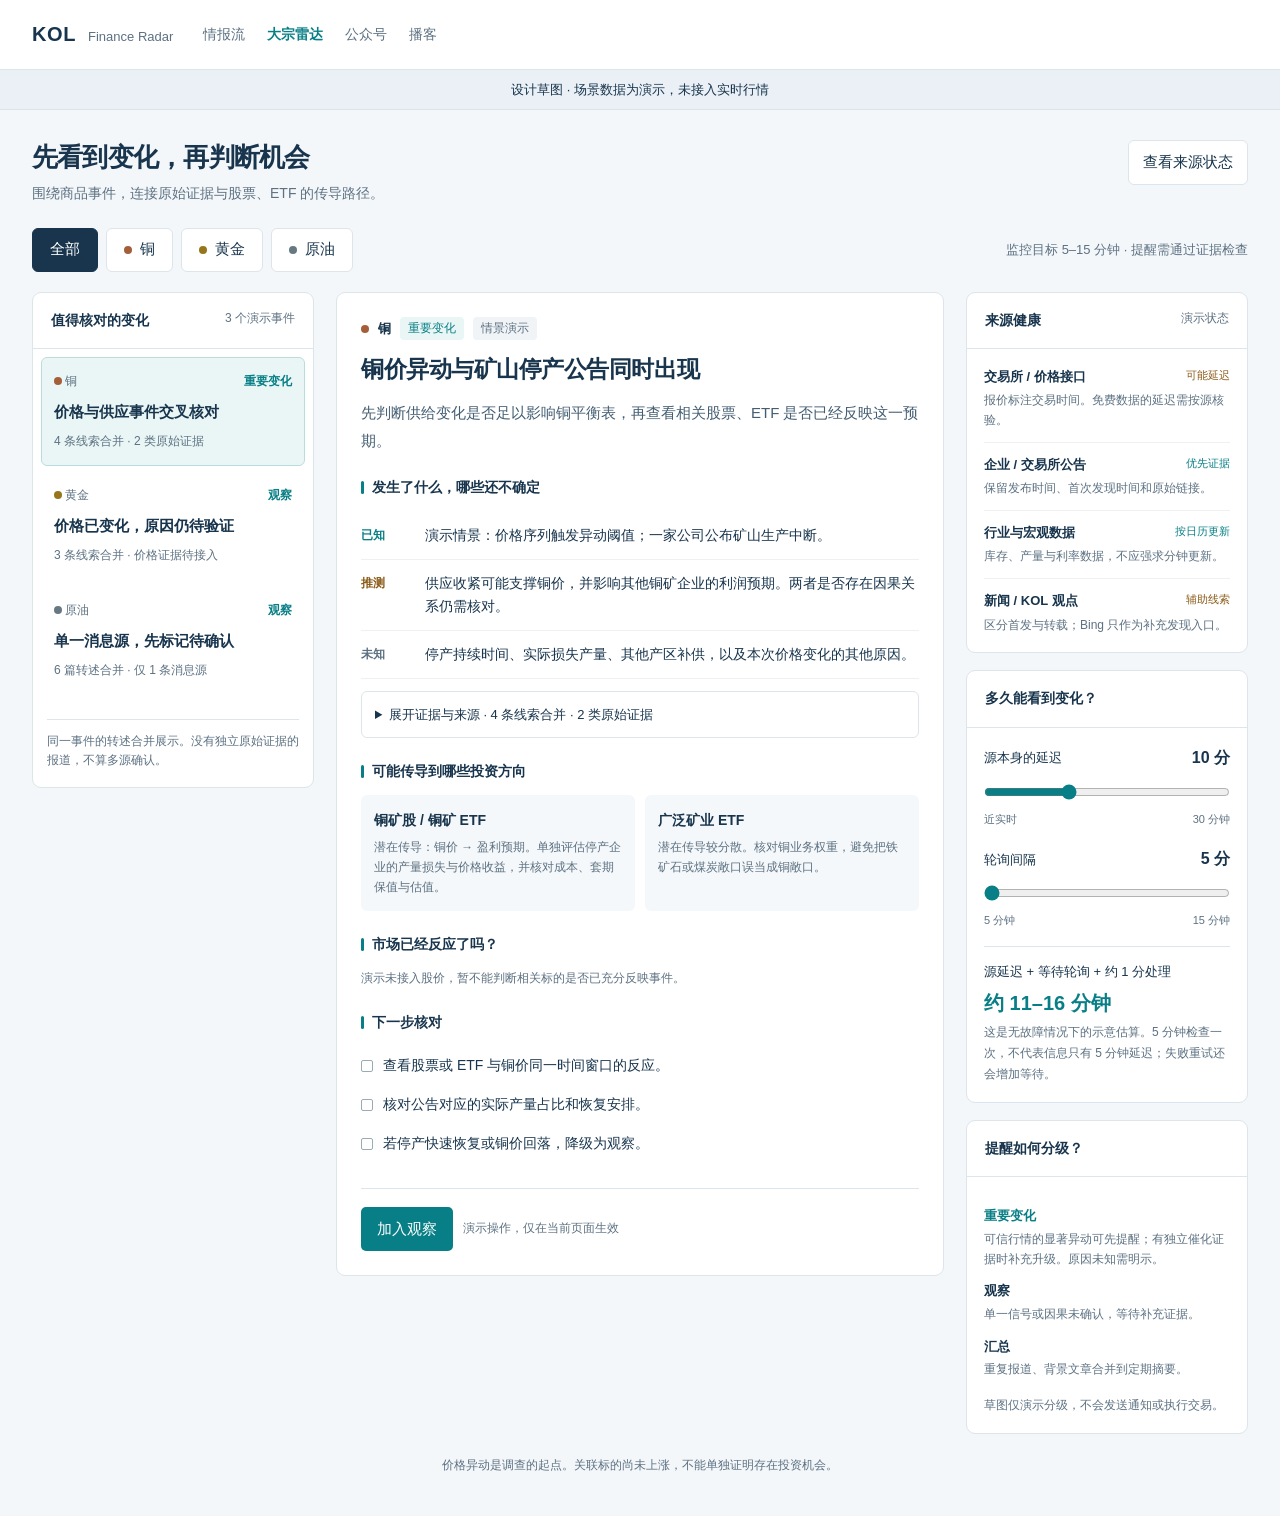
<file: docs/commodity-radar-prototype.html>
<!doctype html>
<html lang="zh-CN">
<head>
<meta charset="utf-8"><meta name="viewport" content="width=device-width, initial-scale=1">
<title>KOL · 大宗机会雷达设计草图</title>
<style>
:root{--paper:#f4f7fa;--ink:#18354d;--muted:#5c7182;--line:#dce5eb;--teal:#087f86;--soft:#eaf6f5;--copper:#a55e3a;--gold:#96751b;--white:#fff;--amber:#8b5b18}*{box-sizing:border-box}body{margin:0;background:var(--paper);color:var(--ink);font-family:-apple-system,BlinkMacSystemFont,"PingFang SC","Hiragino Sans GB","Microsoft YaHei",sans-serif;font-size:15px;line-height:1.65}button,input{font:inherit}button{cursor:pointer}button:focus-visible,input:focus-visible,summary:focus-visible{outline:3px solid var(--teal);outline-offset:4px}button{color:inherit}header{background:white;border-bottom:1px solid var(--line)}.topbar{max-width:1440px;margin:auto;display:flex;align-items:center;gap:30px;padding:18px 32px}.brand{font-size:20px;font-weight:750;letter-spacing:.03em}.brand span{font-size:13px;font-weight:500;letter-spacing:0;color:var(--muted);margin-left:12px}.nav{display:flex;gap:22px;font-size:14px;color:var(--muted)}.nav .active{color:var(--teal);font-weight:650}.demo{background:#eaf0f6;border-bottom:1px solid var(--line);font-size:13px;padding:9px 32px;text-align:center}.workspace{max-width:1440px;margin:auto;padding:30px 32px 40px}.title-row{display:flex;align-items:flex-start;justify-content:space-between;gap:20px;margin-bottom:23px}h1{font-size:26px;line-height:1.35;margin:0 0 6px;font-weight:700;letter-spacing:-.03em}p{margin:0}.subtext{color:var(--muted);font-size:14px}.plain-button{border:1px solid var(--line);background:white;padding:9px 14px;border-radius:6px;min-height:44px}.toolbar{display:flex;justify-content:space-between;gap:15px;align-items:center;margin-bottom:20px}.filters{display:flex;gap:8px;flex-wrap:wrap}.filter{border:1px solid var(--line);background:white;border-radius:6px;padding:8px 17px;min-height:44px;display:flex;gap:8px;align-items:center}.filter[aria-pressed="true"]{background:var(--ink);color:white;border-color:var(--ink)}.dot{width:8px;height:8px;border-radius:50%;display:inline-block;flex-shrink:0}.copper{background:var(--copper)}.gold{background:var(--gold)}.oil{background:#687881}.status-caption{font-size:13px;color:var(--muted)}.layout{display:grid;grid-template-columns:282px minmax(0,1fr) 282px;gap:22px;align-items:start}.panel{background:white;border:1px solid var(--line);border-radius:9px;overflow:hidden}.panel-title{font-size:14px;font-weight:650;padding:16px 18px;border-bottom:1px solid var(--line);display:flex;justify-content:space-between;gap:10px}.count{color:var(--muted);font-weight:400;font-size:12px}.events{padding:8px}.event{border:1px solid transparent;text-align:left;width:100%;background:white;padding:14px 12px;border-radius:6px;margin-bottom:5px;display:block}.event[aria-pressed="true"]{background:var(--soft);border-color:#b9ddda}.event-top{display:flex;justify-content:space-between;font-size:12px;color:var(--muted);margin-bottom:8px}.priority{font-weight:650;color:var(--teal)}.event h3{font-size:15px;line-height:1.6;margin:0 0 8px}.event p{font-size:12px;color:var(--muted)}.queue-note{margin:10px 14px 16px;border-top:1px solid var(--line);padding-top:12px;font-size:12px;color:var(--muted)}.main-article{padding:24px}.context{display:flex;gap:9px;align-items:center;font-size:13px;margin-bottom:12px}.tag{font-size:12px;padding:2px 8px;background:#f0f4f7;border-radius:4px;color:var(--muted)}.tag.strong{background:var(--soft);color:var(--teal)}h2{font-size:23px;line-height:1.5;margin:0 0 12px;letter-spacing:-.02em}.lead{font-size:15px;line-height:1.85;color:#435d71;margin-bottom:20px}.section{margin-top:22px}.section h3{font-size:14px;margin:0 0 12px;display:flex;align-items:center;gap:8px}.section h3::before{content:"";height:13px;width:3px;background:var(--teal);border-radius:2px}.fact{display:grid;grid-template-columns:54px minmax(0,1fr);gap:10px;padding:12px 0;border-bottom:1px solid #edf1f4;font-size:14px}.fact:last-child{border:0}.fact-label{color:var(--teal);font-size:12px;padding-top:2px;font-weight:600}.fact-label.infer{color:var(--amber)}.fact-label.unknown{color:var(--muted)}details{margin-top:12px;border:1px solid var(--line);border-radius:6px}summary{padding:12px 13px;cursor:pointer;font-size:13px}details[open] summary{border-bottom:1px solid var(--line)}.evidence{padding:14px;font-size:13px;color:var(--muted);background:#fafcfd}.evidence p+p{margin-top:10px}.source-kind{font-weight:650;color:var(--ink)}.mapping{display:grid;grid-template-columns:1fr 1fr;gap:10px}.mapping-item{background:#f5f8fa;border-radius:6px;padding:13px}.mapping-item strong{font-size:14px}.mapping-item p{font-size:12px;color:var(--muted);margin-top:5px}.checklist{list-style:none;margin:0;padding:0}.checklist li{position:relative;padding:8px 0 8px 22px;font-size:14px}.checklist li::before{content:"";position:absolute;left:0;top:14px;width:10px;height:10px;border:1.5px solid #9aabb6;border-radius:2px}.detail-footer{display:flex;gap:10px;align-items:center;margin-top:25px;padding-top:18px;border-top:1px solid var(--line);flex-wrap:wrap}.primary{border:0;background:var(--teal);color:white;border-radius:5px;min-height:44px;padding:9px 16px}.saved-status{font-size:12px;color:var(--muted)}.side-content{padding:17px}.source-row{padding:11px 0;border-bottom:1px solid #edf1f4}.source-row:first-child{padding-top:0}.source-row:last-child{border:0;padding-bottom:0}.source-name{display:flex;justify-content:space-between;gap:10px;font-size:13px;font-weight:600}.source-row p{font-size:12px;color:var(--muted);margin-top:4px}.health{font-size:11px;font-weight:500;color:var(--teal)}.health.warn{color:var(--amber)}.side-panel+.side-panel{margin-top:17px}.delay-label{display:flex;justify-content:space-between;align-items:center;font-size:13px;margin-bottom:8px}.delay-value{font-size:16px;font-weight:650}.delay-input{width:100%;accent-color:var(--teal);margin:5px 0 10px}.range-label{display:flex;justify-content:space-between;color:var(--muted);font-size:11px}.formula{font-size:13px;margin-top:16px;padding-top:13px;border-top:1px solid var(--line);line-height:1.9}.formula strong{color:var(--teal);font-size:20px;font-weight:650;display:block}.note{font-size:12px;color:var(--muted);line-height:1.75}.alert-scale{padding:0;margin:0;list-style:none}.alert-scale li{font-size:12px;margin-top:11px}.alert-scale strong{display:block;font-size:13px;margin-bottom:3px}.alert-scale span{color:var(--muted)}.baseline{font-size:12px;color:var(--muted);margin-top:22px;text-align:center}.hidden{display:none}.health-focus{outline:2px solid var(--teal);outline-offset:4px}button:hover{filter:brightness(.98)}@media(max-width:1150px){.layout{grid-template-columns:240px minmax(0,1fr)}aside{grid-column:1/-1;display:grid;grid-template-columns:1fr 1fr 1fr;gap:17px}.side-panel+.side-panel{margin-top:0}.workspace{padding:24px}.topbar{padding:16px 24px}.main-article{padding:22px}}@media(max-width:720px){.workspace{padding:22px 16px}.topbar{padding:14px 16px;gap:20px;align-items:baseline;flex-wrap:wrap}.brand{font-size:18px}.brand span{font-size:12px}.nav{font-size:12px;gap:18px}.demo{padding:9px 16px;text-align:left;font-size:12px}.title-row{gap:10px}h1{font-size:23px}.title-row .plain-button{font-size:12px;padding:8px 10px;white-space:nowrap}.subtext{font-size:12px}.toolbar{align-items:flex-start;flex-direction:column;gap:10px}.filter{font-size:13px;padding:8px 15px}.status-caption{font-size:12px}.layout{display:flex;flex-direction:column;gap:17px}.layout>*{width:100%}.panel-title{padding:13px 15px}.events{display:flex;overflow-x:auto;gap:8px;scroll-snap-type:x proximity}.event{min-width:230px;max-width:250px;flex:1;scroll-snap-align:start;margin:0}.queue-note{margin-bottom:12px}.main-article{padding:20px 17px}h2{font-size:21px}.lead{font-size:14px}.mapping{grid-template-columns:1fr}.fact{font-size:13px;grid-template-columns:43px minmax(0,1fr);gap:7px}aside{display:block}.side-panel+.side-panel{margin-top:17px}.section{margin-top:19px}.baseline{text-align:left}summary{line-height:1.6}.side-content{padding:16px}}@media(prefers-reduced-motion:reduce){*{scroll-behavior:auto!important}}
</style>
</head>
<body>
<header><div class="topbar"><div class="brand">KOL<span>Finance Radar</span></div><nav class="nav" aria-label="产品栏目"><span>情报流</span><span class="active" aria-current="page">大宗雷达</span><span>公众号</span><span>播客</span></nav></div></header>
<div class="demo">设计草图 · 场景数据为演示，未接入实时行情</div>
<main class="workspace">
<div class="title-row"><div><h1>先看到变化，再判断机会</h1><p class="subtext">围绕商品事件，连接原始证据与股票、ETF 的传导路径。</p></div><button class="plain-button" id="health-button">查看来源状态</button></div>
<div class="toolbar"><div class="filters" role="group" aria-label="筛选商品"><button class="filter" data-filter="all" aria-pressed="true">全部</button><button class="filter" data-filter="copper" aria-pressed="false"><span class="dot copper"></span>铜</button><button class="filter" data-filter="gold" aria-pressed="false"><span class="dot gold"></span>黄金</button><button class="filter" data-filter="oil" aria-pressed="false"><span class="dot oil"></span>原油</button></div><span class="status-caption">监控目标 5–15 分钟 · 提醒需通过证据检查</span></div>
<div class="layout">
<section class="panel" aria-labelledby="queue-heading"><div class="panel-title"><span id="queue-heading">值得核对的变化</span><span class="count" id="event-count">3 个演示事件</span></div><div class="events" id="event-list"></div><p class="queue-note">同一事件的转述合并展示。没有独立原始证据的报道，不算多源确认。</p></section>
<article class="panel main-article" aria-live="polite" aria-atomic="false" id="article"></article>
<aside aria-label="来源与监控说明">
<section class="panel side-panel" id="health-panel" tabindex="-1"><div class="panel-title">来源健康<span class="count">演示状态</span></div><div class="side-content"><div class="source-row"><div class="source-name"><span>交易所 / 价格接口</span><span class="health warn">可能延迟</span></div><p>报价标注交易时间。免费数据的延迟需按源核验。</p></div><div class="source-row"><div class="source-name"><span>企业 / 交易所公告</span><span class="health">优先证据</span></div><p>保留发布时间、首次发现时间和原始链接。</p></div><div class="source-row"><div class="source-name"><span>行业与宏观数据</span><span class="health">按日历更新</span></div><p>库存、产量与利率数据，不应强求分钟更新。</p></div><div class="source-row"><div class="source-name"><span>新闻 / KOL 观点</span><span class="health warn">辅助线索</span></div><p>区分首发与转载；Bing 只作为补充发现入口。</p></div></div></section>
<section class="panel side-panel"><div class="panel-title">多久能看到变化？</div><div class="side-content"><label class="delay-label" for="source-delay">源本身的延迟<span class="delay-value"><output id="source-output">10</output> 分</span></label><input class="delay-input" id="source-delay" type="range" min="0" max="30" step="5" value="10"><div class="range-label"><span>近实时</span><span>30 分钟</span></div><label class="delay-label" for="poll-delay" style="margin-top:18px">轮询间隔<span class="delay-value"><output id="poll-output">5</output> 分</span></label><input class="delay-input" id="poll-delay" type="range" min="5" max="15" step="5" value="5"><div class="range-label"><span>5 分钟</span><span>15 分钟</span></div><div class="formula">源延迟 + 等待轮询 + 约 1 分处理<strong id="total-delay">约 11–16 分钟</strong></div><p class="note">这是无故障情况下的示意估算。5 分钟检查一次，不代表信息只有 5 分钟延迟；失败重试还会增加等待。</p></div></section>
<section class="panel side-panel"><div class="panel-title">提醒如何分级？</div><div class="side-content"><ul class="alert-scale"><li><strong style="color:var(--teal)">重要变化</strong><span>可信行情的显著异动可先提醒；有独立催化证据时补充升级。原因未知需明示。</span></li><li><strong>观察</strong><span>单一信号或因果未确认，等待补充证据。</span></li><li><strong>汇总</strong><span>重复报道、背景文章合并到定期摘要。</span></li></ul><p class="note" style="margin-top:15px">草图仅演示分级，不会发送通知或执行交易。</p></div></section>
</aside>
</div><p class="baseline">价格异动是调查的起点。关联标的尚未上涨，不能单独证明存在投资机会。</p>
</main>
<script>
'use strict';
const cases={
copper:{name:'铜',level:'重要变化',headline:'铜价异动与矿山停产公告同时出现',queue:'价格与供应事件交叉核对',merge:'4 条线索合并 · 2 类原始证据',lead:'先判断供给变化是否足以影响铜平衡表，再查看相关股票、ETF 是否已经反映这一预期。',facts:[['已知','演示情景：价格序列触发异动阈值；一家公司公布矿山生产中断。'],['推测','供应收紧可能支撑铜价，并影响其他铜矿企业的利润预期。两者是否存在因果关系仍需核对。'],['未知','停产持续时间、实际损失产量、其他产区补供，以及本次价格变化的其他原因。']],evidence:[['价格序列','对齐交易时段与报价时间，排除延迟报价、合约切换或低流动性造成的假异动。'],['企业原始公告','提取停产地点、原因、预计恢复时间；其他新闻若均转述该公告，仍只计一份独立证据。']],maps:[['铜矿股 / 铜矿 ETF','潜在传导：铜价 → 盈利预期。单独评估停产企业的产量损失与价格收益，并核对成本、套期保值与估值。'],['广泛矿业 ETF','潜在传导较分散。核对铜业务权重，避免把铁矿石或煤炭敞口误当成铜敞口。']],checks:['查看股票或 ETF 与铜价同一时间窗口的反应。','核对公告对应的实际产量占比和恢复安排。','若停产快速恢复或铜价回落，降级为观察。'],reaction:'演示未接入股价，暂不能判断相关标的是否已充分反映事件。'},
gold:{name:'黄金',level:'观察',headline:'黄金走强，等待利率与资金流交叉验证',queue:'价格已变化，原因仍待验证',merge:'3 条线索合并 · 价格证据待接入',lead:'把“黄金上涨”与“为什么上涨”分开。利率、美元与避险需求可能共同作用，不能仅凭一篇解读确定原因。',facts:[['已知','演示情景：黄金价格出现持续上涨，系统将其纳入观察。'],['推测','实际利率下降或避险需求上升可能提供解释，需要相应数据佐证。'],['未知','资金流是否支持上涨、美元变化是否同步，以及消息是否已经被市场消化。']],evidence:[['黄金价格序列','区分现货、期货和境内黄金报价，并展示各自报价币种与交易时间。'],['宏观与 ETF 数据','核对实际利率、美元及基金流入数据的发布日期；按日更新的数据不能称为即时证据。']],maps:[['实物黄金 ETF','更直接跟踪金价。核对费率、汇率影响、溢价与跟踪误差。'],['黄金矿业股 / ETF','还受经营成本、产量和公司风险影响，表现可能偏离金价。']],checks:['对齐金价、利率和美元的时间窗口。','核对 ETF 溢价及市场交易时段。','若只有转述观点，保持观察级别。'],reaction:'演示未接入 ETF 净值、溢价或资金流，不能判断买入成本或资金趋势。'},
oil:{name:'原油',level:'观察',headline:'原油跳涨，供应扰动消息尚未证实',queue:'单一消息源，先标记待确认',merge:'6 篇转述合并 · 仅 1 条消息源',lead:'价格异常独立提醒；供应消息需核验，再评估上下游影响。大量转载不能代替独立确认。',facts:[['已知','演示情景：原油价格异动；多篇报道引用同一个供应扰动消息源。'],['推测','若扰动影响实际运输或产量，可能推升短期供给风险溢价。'],['未知','事件是否属实、影响规模、持续时间，以及库存或其他供应能否缓冲。']],evidence:[['原始消息','演示没有已核验原文。重复报道不构成多源确认，暂不提升提醒级别。'],['生产与运输数据','等待企业公告、主管机构或独立运输证据，再评估供应影响。']],maps:[['上游能源股 / ETF','价格上涨可能改善收入，但需核对开采成本、套保和地区风险。'],['综合能源 ETF','炼化与上游业务反应可能相反，需要检查成分与业务结构。']],checks:['至少获得一条独立原始确认。','区分布伦特、WTI 的涨幅和期限结构。','若消息被否认，合并更新原事件并降级。'],reaction:'演示未接入能源股表现，暂无市场是否已计价的判断。'}
};
let selected='copper';let filter='all';const saved=new Set();
function eventIds(){return Object.keys(cases).filter(id=>filter==='all'||id===filter)}
function renderEvents(){const ids=eventIds();document.getElementById('event-count').textContent=ids.length+' 个演示事件';document.getElementById('event-list').innerHTML=ids.map(id=>{const c=cases[id];return `<button class="event" data-event="${id}" aria-pressed="${id===selected}"><div class="event-top"><span><span class="dot ${id}"></span> ${c.name}</span><span class="priority">${c.level}</span></div><h3>${c.queue}</h3><p>${c.merge}</p></button>`}).join('');document.querySelectorAll('[data-event]').forEach(b=>b.addEventListener('click',()=>{selected=b.dataset.event;renderEvents();renderArticle()}))}
function renderArticle(){const c=cases[selected];document.getElementById('article').innerHTML=`<div class="context"><span class="dot ${selected}"></span><strong>${c.name}</strong><span class="tag strong">${c.level}</span><span class="tag">情景演示</span></div><h2>${c.headline}</h2><p class="lead">${c.lead}</p><div class="section"><h3>发生了什么，哪些还不确定</h3>${c.facts.map(([label,body])=>`<div class="fact"><span class="fact-label ${label==='推测'?'infer':label==='未知'?'unknown':''}">${label}</span><span>${body}</span></div>`).join('')}<details><summary>展开证据与来源 · ${c.merge}</summary><div class="evidence"><p>以下是拟接入的证据类型，未引用真实公告或新闻正文。</p>${c.evidence.map(([kind,body])=>`<p><span class="source-kind">${kind}</span><br>${body}</p>`).join('')}<p>正式事件应同时展示：原文链接、源发布时间、首次发现时间、最后核验时间。</p></div></details></div><div class="section"><h3>可能传导到哪些投资方向</h3><div class="mapping">${c.maps.map(([name,body])=>`<div class="mapping-item"><strong>${name}</strong><p>${body}</p></div>`).join('')}</div></div><div class="section"><h3>市场已经反应了吗？</h3><p class="note">${c.reaction}</p></div><div class="section"><h3>下一步核对</h3><ul class="checklist">${c.checks.map(item=>`<li>${item}</li>`).join('')}</ul></div><div class="detail-footer"><button class="primary" id="save-event" aria-pressed="${saved.has(selected)}">${saved.has(selected)?'已加入观察':'加入观察'}</button><span class="saved-status" id="save-status" role="status">${saved.has(selected)?'仅保留在当前页面，刷新后清除':'演示操作，仅在当前页面生效'}</span></div>`;document.getElementById('save-event').addEventListener('click',()=>{const b=document.getElementById('save-event');if(saved.has(selected)){saved.delete(selected);b.textContent='加入观察';document.getElementById('save-status').textContent='已从本页观察列表移除'}else{saved.add(selected);b.textContent='已加入观察';document.getElementById('save-status').textContent='仅保留在当前页面，刷新后清除'}b.setAttribute('aria-pressed',String(saved.has(selected)))})}
document.querySelectorAll('[data-filter]').forEach(b=>b.addEventListener('click',()=>{filter=b.dataset.filter;if(!eventIds().includes(selected))selected=eventIds()[0];document.querySelectorAll('[data-filter]').forEach(item=>item.setAttribute('aria-pressed',String(item===b)));renderEvents();renderArticle()}));
function updateDelay(){const source=Number(document.getElementById('source-delay').value),poll=Number(document.getElementById('poll-delay').value);document.getElementById('source-output').textContent=source;document.getElementById('poll-output').textContent=poll;document.getElementById('total-delay').textContent=`约 ${source+1}–${source+poll+1} 分钟`}
document.querySelectorAll('.delay-input').forEach(i=>i.addEventListener('input',updateDelay));document.getElementById('health-button').addEventListener('click',()=>{const panel=document.getElementById('health-panel');panel.focus({preventScroll:true});panel.scrollIntoView({block:'center',behavior:'auto'})});renderEvents();renderArticle();updateDelay();
</script>
</body>
</html>
</file>
